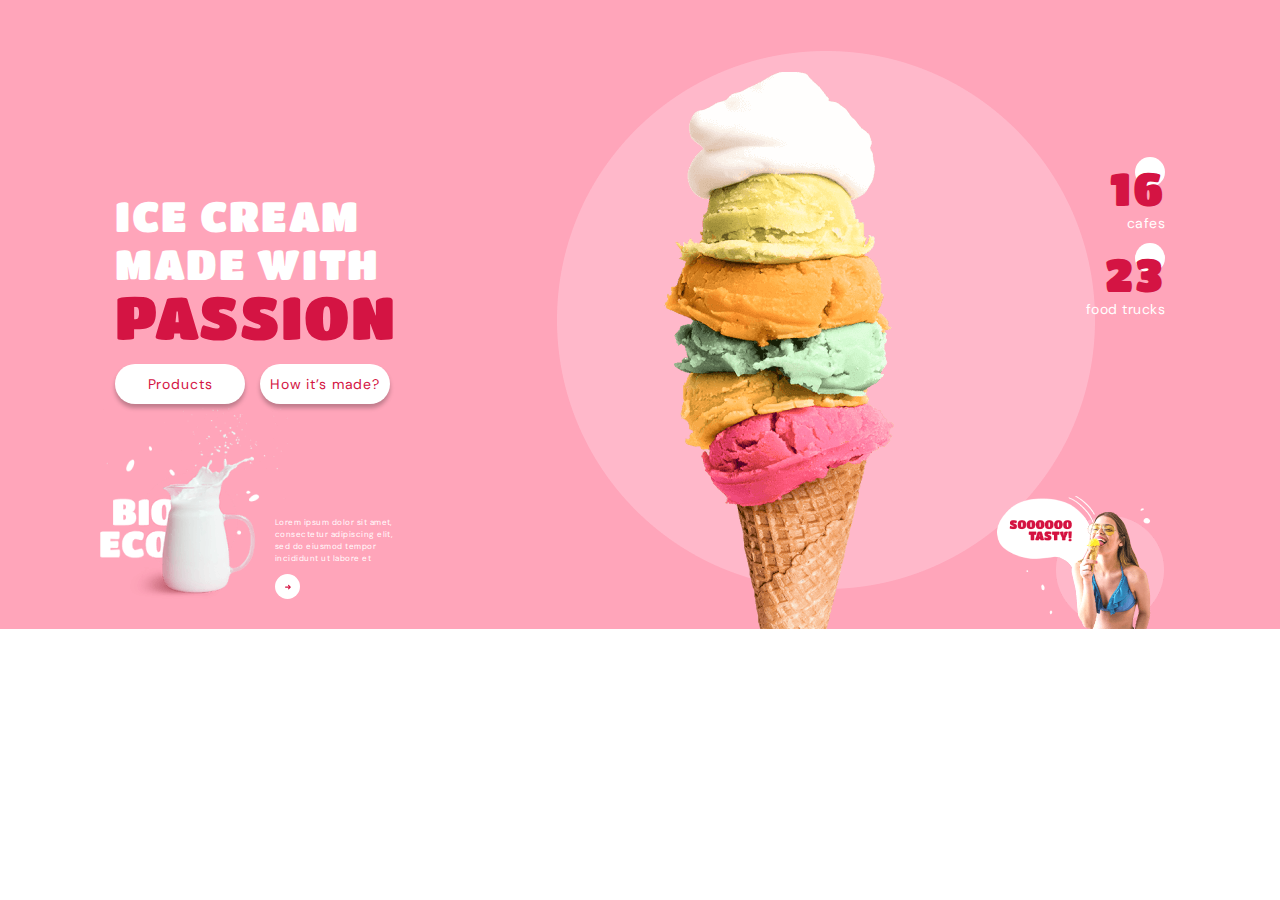
<file: index.html>
<!DOCTYPE html>
<html lang="ru">
  <head>
    <meta charset="UTF-8" />
    <meta name="viewport" content="width=device-width, initial-scale=1.0" />
    <title>IceCream</title>
    <link href="https://fonts.googleapis.com/css2?family=DM+Sans&family=Titan+One&display=swap" rel="stylesheet" />
    <link rel="stylesheet" href="https://cdnjs.cloudflare.com/ajax/libs/modern-normalize/1.0.0/modern-normalize.min.css" />
    <link rel="stylesheet" href="./css/main.min.css" />
  </head>

  <body class="body">
    <main>
      <!--Герой-->
      <section class="section-hero">
        <div class="container background-images">
          <div class="section-hero-box">
            <div class="section-hero-box-title">
              <h1 class="hero-title">ice cream<br />made with<span>passion</span></h1>

              <ul class="hero-button-list list">
                <li class="hero-button-list-item">
                  <a href="" class="link">Products</a>
                </li>

                <li class="hero-button-list-item">
                  <a href="" class="link">How it’s made?</a>
                </li>
              </ul>
            </div>
            <div class="hero-information">
              <p class="hero-information-text">
                Lorem ipsum dolor sit amet, consectetur adipiscing elit, sed do eiusmod tempor incididunt ut labore et
              </p>
              <a href="" class="hero-information-link link" aria-label="">
                <svg width="6" height="6" class="hero-information-link-svg">
                  <use href="./images/symbol-defs.svg#icon-arrow"></use>
                </svg>
              </a>
            </div>
          </div>

          <div class="hero-numbers">
            <ul class="hero-numbers-list list">
              <li class="hero-numbers-list-item">
                <p class="hero-numbers-list-item-title"><span class="number-16">16</span>cafes</p>
              </li>
              <li class="hero-numbers-list-item">
                <p class="hero-numbers-list-item-title"><span class="number-23">23</span>food trucks</p>
              </li>
            </ul>
          </div>
        </div>
      </section>

      <!--Наши особенности-->
      <!-- <section class="section-features">
        <div class="container">
          <h2 class="visually-hidden">Наши особенности</h2>
          <ul class="features-list list">
            <li class="features-list-item">
              <div class="features-list-item-description">
                <div class="features-list-item-icon antenna"></div>
                <p class="features-list-title">Внимание к деталям</p>
                <p class="features-list-text">Идейные соображения, а также начало повседневной работы по формированию позиции.</p>
              </div>
            </li>

            <li class="features-list-item">
              <div class="features-list-item-description">
                <div class="features-list-item-icon clock"></div>
                <p class="features-list-title">Пунктуальность</p>
                <p class="features-list-text">Задача организации, в особенности же рамки и место обучения кадров влечет за собой.</p>
              </div>
            </li>

            <li class="features-list-item">
              <div class="features-list-item-description">
                <div class="features-list-item-icon diagram"></div>
                <p class="features-list-title">Планирование</p>
                <p class="features-list-text">Равным образом консультация с широким активом в значительной степени обуславливает.</p>
              </div>
            </li>

            <li class="features-list-item">
              <div class="features-list-item-description">
                <div class="features-list-item-icon astronaut"></div>
                <p class="features-list-title">Современные технологии</p>
                <p class="features-list-text">Значимость этих проблем настолько очевидна, что реализация плановых заданий.</p>
              </div>
            </li>
          </ul>
        </div>
      </section> -->

      <!--Чем мы занимаемся (what we do=wwd)-->
      <!-- <section class="section-wwd">
        <div class="container">
          <h2 class="section-wwd-title">Чем мы занимаемся</h2>
          <ul class="section-wwd-list list">
            <li class="section-wwd-list-item">
              <a href="" class="link">
                <picture class="picture">
                  <source
                    srcset="./images/wwd/desctop/imgbox1-desctop@1x.webp 1x, ./images/wwd/desctop/imgbox1-desctop@2x.webp 2x"
                    media="(min-width: 1200px)"
                    type="image/webp"
                  />
                  <source
                    srcset="./images/wwd/desctop/imgbox1-desctop@1x.jpg 1x, ./images/wwd/desctop/imgbox1-desctop@2x.jpg 2x"
                    media="(min-width: 1200px)"
                  />
                  <img src="./images/wwd/desctop/imgbox1-desctop@1x.jpg" alt="Работает программист" width="370" height="294" />
                </picture>

                <div class="box-img">
                  <p class="box-title">Десктопные приложения</p>
                </div>
              </a>
            </li>

            <li class="section-wwd-list-item">
              <a href="" class="link">
                <picture class="picture">
                  <source
                    srcset="./images/wwd/desctop/imgbox2-desctop@1x.webp 1x, ./images/wwd/desctop/imgbox2-desctop@2x.webp 2x"
                    media="(min-width: 1200px)"
                    type="image/webp"
                  />
                  <source
                    srcset="./images/wwd/desctop/imgbox2-desctop@1x.jpg 1x, ./images/wwd/desctop/imgbox2-desctop@2x.jpg 1x 2x"
                    media="(min-width: 1200px)"
                  />
                  <img src="./images/wwd/desctop/imgbox2-desctop@1x.jpg" alt="Работает программист" width="370" height="294" />
                </picture>

                <div class="box-img">
                  <p class="box-title">Мобильные приложения</p>
                </div>
              </a>
            </li>

            <li class="section-wwd-list-item">
              <a href="" class="link"
                ><picture class="picture">
                  <source
                    srcset="./images/wwd/desctop/imgbox3-desctop@1x.webp 1x, ./images/wwd/desctop/imgbox3-desctop@2x.webp 2x"
                    media="(min-width: 1200px)"
                    type="image/webp"
                  />
                  <source
                    srcset="./images/wwd/desctop/imgbox3-desctop@1x.jpg 1x, ./images/wwd/desctop/imgbox3-desctop@2x.jpg 2x"
                    media="(min-width: 1200px)"
                  />
                  <img src="./images/wwd/desctop/imgbox3-desctop@1x.jpg" alt="Работает программист" width="370" height="294" />
                </picture>
                <div class="box-img">
                  <p class="box-title">Дизайнерские решения</p>
                </div>
              </a>
            </li>
          </ul>
        </div>
      </section> -->

      <!--Наша команда-->
      <!-- <section class="section-team">
        <div class="container">
          <h2 class="section-team-title">Наша команда</h2>
          <ul class="team-list list"> -->
      <!--Игорь Демьяненко-->
      <!-- <li class="team-list-item">
              <picture class="picture">
                <source
                  srcset="./images/our_team/desctop/imgcard1-desctop@1x.webp 1x, ./images/our_team/desctop/imgcard1-desctop@2x.webp 2x"
                  media="(min-width: 1200px)"
                  type="image/webp"
                />
                <source
                  srcset="./images/our_team/desctop/imgcard1-desctop@1x.jpg 1x, ./images/our_team/desctop/imgcard1-desctop@2x.jpg 2x"
                  media="(min-width: 1200px)"
                />
                <source
                  srcset="./images/our_team/tablet/imgcard1-tablet@1x.webp 1x, ./images/our_team/tablet/imgcard1-tablet@2x.webp 2x"
                  media="(min-width: 768px)"
                  type="image/webp"
                />
                <source
                  srcset="./images/our_team/tablet/imgcard1-tablet@1x.jpg 1x, ./images/our_team/tablet/imgcard1-tablet@2x.jpg 2x"
                  media="(min-width: 768px)"
                />
                <source
                  srcset="./images/our_team/mobile/imgcard1-mobile@1x.webp 1x, ./images/our_team/mobile/imgcard1-mobile@2x.webp 2x"
                  media="(min-width: 320px)"
                  type="image/webp"
                />
                <source
                  srcset="./images/our_team/mobile/imgcard1-mobile@1x.jpg 1x, ./images/our_team/mobile/imgcard1-mobile@2x.jpg 2x"
                  media="(min-width: 320px)"
                />

                <img src="./images/our_team/mobile/imgcard1-mobile@1x.jpg" class="team-img" alt="Фото Игоря Демьяненко" width="270" height="260" />
              </picture>

              <h3 class="team-title">Игорь Демьяненко</h3>
              <p class="team-text">Product Designer</p>

              <ul class="social-list list">
                <li class="social-list-item">
                  <a href="https://www.instagram.com/" class="social-list-item-link" aria-label="Инстаграм">
                    <svg class="social-list-item-svg">
                      <use href="./images/sociallink/sprite-social-link.svg#icon-instagram"></use>
                    </svg>
                  </a>
                </li>

                <li class="social-list-item">
                  <a href="https://twitter.com/?lang=ru" class="social-list-item-link" aria-label="Твиттер">
                    <svg class="social-list-item-svg">
                      <use href="./images/sociallink/sprite-social-link.svg#icon-twitter"></use>
                    </svg>
                  </a>
                </li>

                <li class="social-list-item">
                  <a href="https://www.facebook.com/" class="social-list-item-link" aria-label="Фейсбук">
                    <svg class="social-list-item-svg">
                      <use href="./images/sociallink/sprite-social-link.svg#icon-facebook"></use>
                    </svg>
                  </a>
                </li>

                <li class="social-list-item">
                  <a href="https://www.linkedin.com/" class="social-list-item-link" aria-label="Линкедин">
                    <svg class="social-list-item-svg">
                      <use href="./images/sociallink/sprite-social-link.svg#icon-linkedin"></use>
                    </svg>
                  </a>
                </li>
              </ul>
            </li> -->

      <!--Ольга Репина-->
      <!-- <li class="team-list-item">
              <picture class="picture">
                <source
                  srcset="./images/our_team/desctop/imgcard2-desctop@1x.webp 1x, ./images/our_team/desctop/imgcard2-desctop@2x.webp 2x"
                  media="(min-width: 1200px)"
                  type="image/webp"
                />
                <source
                  srcset="./images/our_team/desctop/imgcard2-desctop@1x.jpg 1x, ./images/our_team/desctop/imgcard2-desctop@2x.jpg 2x"
                  media="(min-width: 1200px)"
                />
                <source
                  srcset="./images/our_team/tablet/imgcard2-tablet@1x.webp 1x, ./images/our_team/tablet/imgcard2-tablet@2x.webp 2x"
                  media="(min-width: 768px)"
                  type="image/webp"
                />
                <source
                  srcset="./images/our_team/tablet/imgcard2-tablet@1x.jpg 1x, ./images/our_team/tablet/imgcard2-tablet@2x.jpg 2x"
                  media="(min-width: 768px)"
                />
                <source
                  srcset="./images/our_team/mobile/imgcard2-mobile@1x.webp 1x, ./images/our_team/mobile/imgcard2-mobile@2x.webp 2x"
                  media="(min-width: 320px)"
                  type="image/webp"
                />
                <source
                  srcset="./images/our_team/mobile/imgcard2-mobile@1x.jpg 1x, ./images/our_team/mobile/imgcard2-mobile@2x.jpg 2x"
                  media="(min-width: 320px)"
                />
                <img src="./images/our_team/mobile/imgcard2-mobile@1x.jpg" class="team-img" alt="Фото Ольги Репиной" width="270" height="260" />
              </picture>
              <h3 class="team-title">Ольга Репина</h3>
              <p class="team-text">Frontend Developer</p>

              <ul class="social-list list">
                <li class="social-list-item">
                  <a href="https://www.instagram.com/" class="social-list-item-link" aria-label="Инстаграм">
                    <svg class="social-list-item-svg">
                      <use href="./images/sociallink/sprite-social-link.svg#icon-instagram"></use>
                    </svg>
                  </a>
                </li>

                <li class="social-list-item">
                  <a href="https://twitter.com/?lang=ru" class="social-list-item-link" aria-label="Твиттер">
                    <svg class="social-list-item-svg">
                      <use href="./images/sociallink/sprite-social-link.svg#icon-twitter"></use>
                    </svg>
                  </a>
                </li>

                <li class="social-list-item">
                  <a href="https://www.facebook.com/" class="social-list-item-link" aria-label="Фейсбук">
                    <svg class="social-list-item-svg">
                      <use href="./images/sociallink/sprite-social-link.svg#icon-facebook"></use>
                    </svg>
                  </a>
                </li>

                <li class="social-list-item">
                  <a href="https://www.linkedin.com/" class="social-list-item-link" aria-label="Линкедин">
                    <svg class="social-list-item-svg">
                      <use href="./images/sociallink/sprite-social-link.svg#icon-linkedin"></use>
                    </svg>
                  </a>
                </li>
              </ul>
            </li> -->

      <!--Николай Тарасов-->
      <!-- <li class="team-list-item">
              <picture class="picture">
                <source
                  srcset="./images/our_team/desctop/imgcard3-desctop@1x.webp 1x, ./images/our_team/desctop/imgcard3-desctop@2x.webp 2x"
                  media="(min-width: 1200px)"
                  type="image/webp"
                />
                <source
                  srcset="./images/our_team/desctop/imgcard3-desctop@1x.jpg 1x, ./images/our_team/desctop/imgcard3-desctop@2x.jpg 2x"
                  media="(min-width: 1200px)"
                />
                <source
                  srcset="./images/our_team/tablet/imgcard3-tablet@1x.webp 1x, ./images/our_team/tablet/imgcard3-tablet@2x.webp 2x"
                  media="(min-width: 768px)"
                  type="image/webp"
                />
                <source
                  srcset="./images/our_team/tablet/imgcard3-tablet@1x.jpg 1x, ./images/our_team/tablet/imgcard3-tablet@2x.jpg 2x"
                  media="(min-width: 768px)"
                />
                <source
                  srcset="./images/our_team/mobile/imgcard3-mobile@1x.webp 1x, ./images/our_team/mobile/imgcard3-mobile@2x.webp 2x"
                  media="(min-width: 320px)"
                  type="image/webp"
                />
                <source
                  srcset="./images/our_team/mobile/imgcard3-mobile@1x.jpg 1x, ./images/our_team/mobile/imgcard3-mobile@2x.jpg 2x"
                  media="(min-width: 320px)"
                />
                <img src="./images/our_team/mobile/imgcard3-mobile@1x.jpg" class="team-img" alt="Фото Николая Тарасова" width="270" height="260" />
              </picture>

              <h3 class="team-title">Николай Тарасов</h3>
              <p class="team-text">Marketing</p>
              <ul class="social-list list">
                <li class="social-list-item">
                  <a href="https://www.instagram.com/" class="social-list-item-link" aria-label="Инстаграм">
                    <svg class="social-list-item-svg">
                      <use href="./images/sociallink/sprite-social-link.svg#icon-instagram"></use>
                    </svg>
                  </a>
                </li>

                <li class="social-list-item">
                  <a href="https://twitter.com/?lang=ru" class="social-list-item-link" aria-label="Твиттер">
                    <svg class="social-list-item-svg">
                      <use href="./images/sociallink/sprite-social-link.svg#icon-twitter"></use>
                    </svg>
                  </a>
                </li>

                <li class="social-list-item">
                  <a href="https://www.facebook.com/" class="social-list-item-link" aria-label="Фейсбук">
                    <svg class="social-list-item-svg">
                      <use href="./images/sociallink/sprite-social-link.svg#icon-facebook"></use>
                    </svg>
                  </a>
                </li>

                <li class="social-list-item">
                  <a href="https://www.linkedin.com/" class="social-list-item-link" aria-label="Линкедин">
                    <svg class="social-list-item-svg">
                      <use href="./images/sociallink/sprite-social-link.svg#icon-linkedin"></use>
                    </svg>
                  </a>
                </li>
              </ul>
            </li> -->

      <!--Михаил Ермаков-->
      <!-- <li class="team-list-item">
              <picture class="picture">
                <source
                  srcset="./images/our_team/desctop/imgcard4-desctop@1x.webp 1x, ./images/our_team/desctop/imgcard4-desctop@2x.webp 2x"
                  media="(min-width: 1200px)"
                  type="image/webp"
                />
                <source
                  srcset="./images/our_team/desctop/imgcard4-desctop@1x.jpg 1x, ./images/our_team/desctop/imgcard4-desctop@2x.jpg 2x"
                  media="(min-width: 1200px)"
                />
                <source
                  srcset="./images/our_team/tablet/imgcard4-tablet@1x.webp 1x, ./images/our_team/desctop/imgcard4-tablet@2x.webp 2x"
                  media="(min-width: 1200px)"
                  type="image/webp"
                />
                <source
                  srcset="./images/our_team/tablet/imgcard4-tablet@1x.jpg 1x, ./images/our_team/tablet/imgcard4-tablet@2x.jpg 2x"
                  media="(min-width: 768px)"
                />
                <source
                  srcset="./images/our_team/mobile/imgcard4-mobile@1x.webp 1x, ./images/our_team/desctop/imgcard4-mobile@2x.webp 2x"
                  media="(min-width: 1200px)"
                  type="image/webp"
                />
                <source
                  srcset="./images/our_team/mobile/imgcard4-mobile@1x.jpg 1x, ./images/our_team/mobile/imgcard4-mobile@2x.jpg 2x"
                  media="(min-width: 320px)"
                />
                <img src="./images/our_team/mobile/imgcard4-mobile@1x.jpg" class="team-img" alt="Фото Михаила Ермакова" width="270" height="260" />
              </picture>

              <h3 class="team-title">Михаил Ермаков</h3>
              <p class="team-text">UI Designer</p>
              <ul class="social-list list">
                <li class="social-list-item">
                  <a href="https://www.instagram.com/" class="social-list-item-link" aria-label="Инстаграм">
                    <svg class="social-list-item-svg">
                      <use href="./images/sociallink/sprite-social-link.svg#icon-instagram"></use>
                    </svg>
                  </a>
                </li>

                <li class="social-list-item">
                  <a href="https://twitter.com/?lang=ru" class="social-list-item-link" aria-label="Твиттер">
                    <svg class="social-list-item-svg">
                      <use href="./images/sociallink/sprite-social-link.svg#icon-twitter"></use>
                    </svg>
                  </a>
                </li>

                <li class="social-list-item">
                  <a href="https://www.facebook.com/" class="social-list-item-link" aria-label="Фейсбук">
                    <svg class="social-list-item-svg">
                      <use href="./images/sociallink/sprite-social-link.svg#icon-facebook"></use>
                    </svg>
                  </a>
                </li>

                <li class="social-list-item">
                  <a href="https://www.linkedin.com/" class="social-list-item-link" aria-label="Линкедин">
                    <svg class="social-list-item-svg">
                      <use href="./images/sociallink/sprite-social-link.svg#icon-linkedin"></use>
                    </svg>
                  </a>
                </li>
              </ul>
            </li>
          </ul>
        </div>
      </section> -->

      <!-- Постоянные клиенты -->
      <!-- <section class="section-our-clients">
        <div class="container">
          <h2 class="section-our-clients-title">Постоянные клиенты</h2>

          <ul class="our-clients-list list">
            <li class="our-clients-list-item">
              <a href="" class="link">
                <svg width="44.27" height="49.23" class="clients-logo-svg">
                  <use href="./images/clients/sprite-our-clients.svg#icon-logo-1"></use>
                </svg>
              </a>
            </li>

            <li class="our-clients-list-item">
              <a href="" class="link">
                <svg width="40" height="52" class="clients-logo-svg">
                  <use href="./images/clients/sprite-our-clients.svg#icon-logo-2"></use>
                </svg>
              </a>
            </li>

            <li class="our-clients-list-item">
              <a href="" class="link">
                <svg width="41" height="42.6" class="clients-logo-svg">
                  <use href="./images/clients/sprite-our-clients.svg#icon-logo-3"></use>
                </svg>
              </a>
            </li>

            <li class="our-clients-list-item">
              <a href="" class="link">
                <svg width="79.66" height="42.02" class="clients-logo-svg">
                  <use href="./images/clients/sprite-our-clients.svg#icon-logo-4"></use>
                </svg>
              </a>
            </li>

            <li class="our-clients-list-item">
              <a href="" class="link">
                <svg width="59" height="47" class="clients-logo-svg">
                  <use href="./images/clients/sprite-our-clients.svg#icon-logo-5"></use>
                </svg>
              </a>
            </li>

            <li class="our-clients-list-item">
              <a href="" class="link">
                <svg width="88.48" height="45.44" class="clients-logo-svg">
                  <use href="./images/clients/sprite-our-clients.svg#icon-logo-6"></use>
                </svg>
              </a>
            </li>
          </ul>
        </div>
      </section> -->
    </main>

    <!--Футер-->
    <!-- <footer class="footer">
      <div class="container">
        <div class="footer-contact-info">
          <a href="./index.html" class="logo"><span>Web</span>Studio</a>

          <!--Адрес-->
    <!-- <address class="address">
            <a href="https://goo.gl/maps/H4oMKSPXDtihbx1r6" target="_blank" class="address-map">г. Киев, пр-т Леси Украинки, 26</a>

            <ul class="footer-contact list">
              <li class="footer-contact-item"><a href="mailto:info@devstudio.com" class="link">info@devstudio.com</a></li>
              <li class="footer-contact-item"><a href="tel:+380961111111" class="phone">+38 096 111 11 11</a></li>
            </ul>
          </address>
        </div>  -->

    <!-- Социальные сети -->

    <!-- <div class="footer-social">
          <p class="footer-social-title">Присоединяйтесь</p>

          <ul class="social-list list">
            <li class="social-list-item">
              <a href="https://www.instagram.com/" class="social-list-item-link" aria-label="Инстаграм">
                <svg class="social-list-item-svg">
                  <use href="./images/sociallink/sprite-social-link.svg#icon-instagram"></use>
                </svg>
              </a>
            </li>

            <li class="social-list-item">
              <a href="https://twitter.com/?lang=ru" class="social-list-item-link" aria-label="Твиттер">
                <svg class="social-list-item-svg">
                  <use href="./images/sociallink/sprite-social-link.svg#icon-twitter"></use>
                </svg>
              </a>
            </li>

            <li class="social-list-item">
              <a href="https://www.facebook.com/" class="social-list-item-link" aria-label="Фейсбук">
                <svg class="social-list-item-svg">
                  <use href="./images/sociallink/sprite-social-link.svg#icon-facebook"></use>
                </svg>
              </a>
            </li>

            <li class="social-list-item">
              <a href="https://www.linkedin.com/" class="social-list-item-link" aria-label="Линкедин">
                <svg class="social-list-item-svg">
                  <use href="./images/sociallink/sprite-social-link.svg#icon-linkedin"></use>
                </svg>
              </a>
            </li>
          </ul>
        </div> -->

    <!-- Подпишитесь на рассылку -->
    <!-- <div class="mail-box">
          <p class="mail-title">Подпишитесь на рассылку</p>
          <form action="#" class="mail-form">
            <input type="email" class="mail-form-input" name="user-mail" required placeholder="E-mail" />
            <button type="button" class="mail-button">Подписаться</button>
          </form>
        </div>
      </div>
    </footer> -->

    <!-- === Модальное окно === -->
    <!-- <div class="pop-ups is-hidden" data-modal>
      <div class="pop-ups_backdrop">
        <div class="pop-ups_modal">
          <button type="button" class="modal-close-btn" data-modal-close>
            <svg class="modal-close-btn-svg">
              <use href="./images/mod_window/sprite-modal-window-close.svg#icon-close-black-18dp"></use>
            </svg>
          </button>

          <h2 class="modal-form-title">Оставьте свои данные, мы вам перезвоним</h2>
          <form action="#" class="modal-form">
            <div class="modal-form-field">
              <label for="user-name" class="modal-form-users-info">Имя</label>
              <input type="text" name="user-name" id="user-name" class="modal-form-input" />
              <svg class="modal-form-input-icon-svg">
                <use href="./images/mod_window/sprite-modal-window.svg#icon-person-black"></use>
              </svg>
            </div>

            <div class="modal-form-field">
              <label for="user-phone" class="modal-form-users-info">Телефон</label>
              <input type="tel" name="user-phone" id="user-phone" class="modal-form-input" />
              <svg class="modal-form-input-icon-svg">
                <use href="./images/mod_window/sprite-modal-window.svg#icon-phone-black"></use>
              </svg>
            </div>

            <div class="modal-form-field">
              <label for="user-email" class="modal-form-users-info">Почта</label>
              <input type="email" name="user-email" id="user-email" class="modal-form-input" />
              <svg class="modal-form-input-icon-svg">
                <use href="./images/mod_window/sprite-modal-window.svg#icon-email-black"></use>
              </svg>
            </div>

            <div class="modal-form-field">
              <label for="user-message">Комментарий</label>
              <textarea
                name="user-message"
                id="user-message"
                class="modal-form-message modal-form-message-text"
                placeholder="Введите текст"
              ></textarea>
            </div>

            <input type="checkbox" name="user-policy" id="user-policy" class="modal-form-checkbox visually-hidden" />
            <label for="user-policy" class="modal-form-label-checkbox">
              <span class="modal-form-label-checkbox-text">Соглашаюсь с рассылкой и принимаю</span>
              <a href="" class="modal-form-label-checkbox-link">Условия договора</a>
            </label>

            <button type="submit" class="modal-form-btn">Отправить</button>
          </form>
        </div>
      </div>
    </div>

    <script src="./js/modal.js"></script>
    <script src="./js/menu.js"></script> -->
  </body>
</html>
</file>
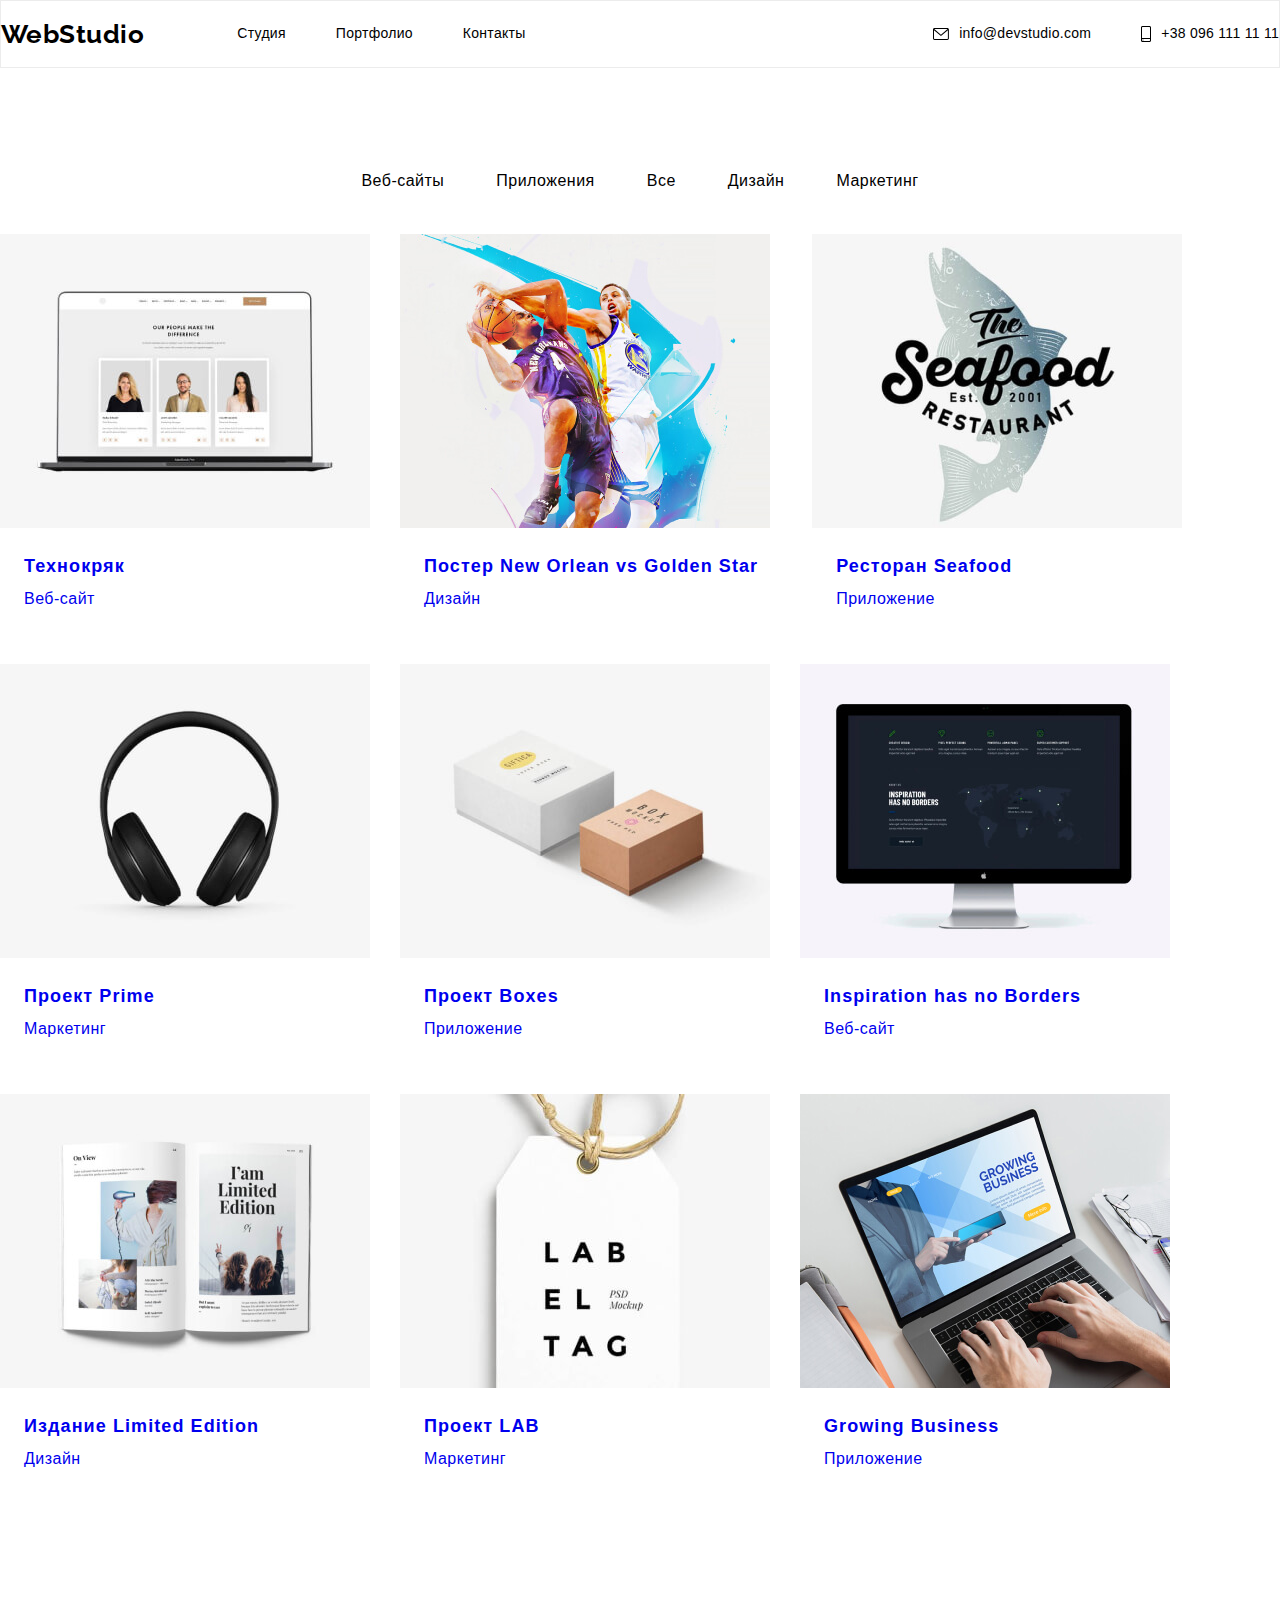
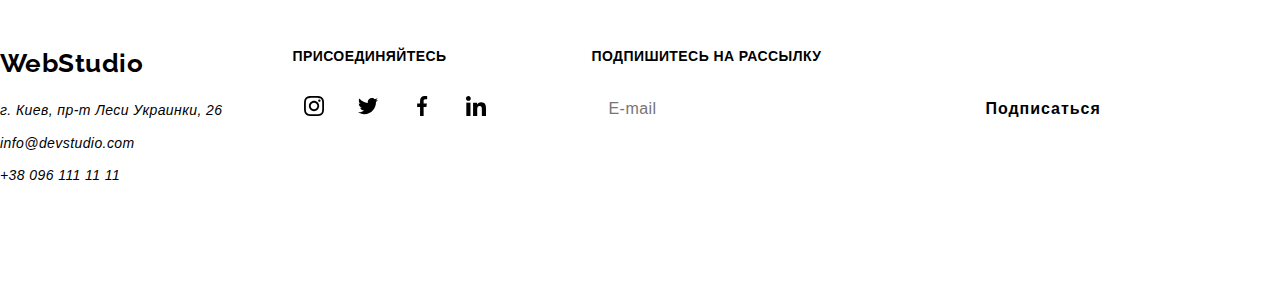
<file: portfolio.html>
<!DOCTYPE html>
<html lang="ru">
  <head>
    <meta charset="UTF-8" />
    <meta name="viewport" content="width=device-width, initial-scale=1.0" />
    <title>Портфолио</title>
    <link href="https://fonts.googleapis.com/css2?family=Raleway:wght@700&family=Roboto:wght@400;500;700&display=swap" rel="stylesheet" />
    <link rel="stylesheet" href="https://cdnjs.cloudflare.com/ajax/libs/modern-normalize/1.0.0/modern-normalize.min.css" />
    <link rel="stylesheet" href="./css/portfolio.min.css" />
  </head>

  <body class="body">
    <!--Шапка сайта-->
    <header class="header">

      <!-- Панель навигации -->
      <div class="conteiner">
        <nav class="navigation">
          <a href="./index.html" class="logo"><span>Web</span>Studio</a>
          
          <ul class="navigation-list list">
            <li class="navigation-list-item"><a href="./index.html" class="link ">Студия</a></li>
            <li class="navigation-list-item"><a href="./portfolio.html" class="link current">Портфолио</a></li>
            <li class="navigation-list-item"><a href="" class="link">Контакты</a></li>
          </ul>
        </nav>
           <!-- Контакты -->
           <ul class="contact-list list">
            <li class="contact-list-item">
              <a href="mailto:info@devstudio.com" class="link">
                <svg class="contact-list-item-svg svg-email">
                  <use href="./images/header/sprite-header.svg#icon-envelope">
                  </use>
                </svg>
                info@devstudio.com
             </a>   
            </li>

            <li class="contact-list-item"> 
              <a href="tel:+380961111111" class="phone">
                <svg class="contact-list-item-svg svg-phone">
                  <use href="./images/header/sprite-header.svg#icon-smartphone">
                  </use>
                </svg>
                +38 096 111 11 11
             </a>
            </li>

          </ul>
      </div>
    </header>


    <main>
      <!-- Портфолио -->
    <section class="portfolio">
      <div class="conteiner">

        <!-- Фильтры -->
        <ul class="filter list">
          <li class="filter-item"><button type="button" class="filter-button">Веб-сайты</button></li>
          <li class="filter-item"><button type="button" class="filter-button">Приложения</button></li>
          <li class="filter-item"><button type="button" class="filter-button">Все</button></li>
          <li class="filter-item"><button type="button" class="filter-button">Дизайн</button></li>
          <li class="filter-item"><button type="button" class="filter-button">Маркетинг</button></li>
        </ul>
      

        <!-- Проекты -->
      
        <ul class="project-list list">

          <li class="project-list-item">
             <a href="" class="link">
                <div class="project-list-item-img">
                  <img src="./images/portfolio/img-p01.jpg" alt="" width="370" height="294"/>
                    <div class="overlay">
                      <p class="overlay-title">Технокряк это современная площадка распространения коронавируса. Компании используют эту платформу для цифрового шпионажа и атак на защищённые сервера конкурентов.</p>
                    </div>
                </div>

                <div class="project-list-item-footer">
                    <h1 class="title">Технокряк</h1>
                    <p class="text">Веб-сайт</p>
                </div>
            </a>
               
          </li>

          <li class="project-list-item">
            <a href="" class="link">
              <div class="project-list-item-img">
                <img src="./images/portfolio/img-p02.jpg" alt="" width="370" height="294"/>
                  <div class="overlay">
                    <p class="overlay-title">Технокряк это современная площадка распространения коронавируса. Компании используют эту платформу для цифрового шпионажа и атак на защищённые сервера конкурентов.</p>
                  </div>
              </div>

              <div class="project-list-item-footer">
                <h1 class="title">Постер New Orlean vs Golden Star</h1>
                <p class="text">Дизайн</p>
              </div>
            </a>
          </li>

          <li class="project-list-item">
            <a href="" class="link">
              <div class="project-list-item-img">
                <img src="./images/portfolio/img-p03.jpg" alt="" width="370" height="294"/>
                  <div class="overlay">
                    <p class="overlay-title">Технокряк это современная площадка распространения коронавируса. Компании используют эту платформу для цифрового шпионажа и атак на защищённые сервера конкурентов.</p>
                  </div>
              </div>
              
               <div class="project-list-item-footer">
                  <h1 class="title">Ресторан Seafood</h1>
                  <p class="text">Приложение</p>
              </div>
            </a>
          </li>

          <li class="project-list-item">
            <a href="" class="link">
              <div class="project-list-item-img">
                <img src="./images/portfolio/img-p04.jpg" alt="" width="370" height="294"/>
                  <div class="overlay">
                    <p class="overlay-title">Технокряк это современная площадка распространения коронавируса. Компании используют эту платформу для цифрового шпионажа и атак на защищённые сервера конкурентов.</p>
                  </div>
              </div>

              <div class="project-list-item-footer">
                <h1 class="title">Проект Prime</h1>
                <p class="text">Маркетинг</p>
              </div>
            </a>
          </li>

          <li class="project-list-item">
            <a href="" class="link">
              <div class="project-list-item-img">
              <img src="./images/portfolio/img-p05.jpg" alt="" width="370" height="294"/>
                <div class="overlay">
                  <p class="overlay-title">Технокряк это современная площадка распространения коронавируса. Компании используют эту платформу для цифрового шпионажа и атак на защищённые сервера конкурентов.</p>
                </div>
              </div>

              <div class="project-list-item-footer">
                  <h1 class="title">Проект Boxes</h1>
                  <p class="text">Приложение</p>
              </div>
            </a>
          </li>

          <li class="project-list-item">
            <a href="" class="link">
            <div class="project-list-item-img"> 
              <img src="./images/portfolio/img-p06.jpg" alt="" width="370" height="294"/>
                <div class="overlay">
                  <p class="overlay-title">Технокряк это современная площадка распространения коронавируса. Компании используют эту платформу для цифрового шпионажа и атак на защищённые сервера конкурентов.</p>
                </div>
              </div>

               <div class="project-list-item-footer">
                  <h1 class="title">Inspiration has no Borders</h1>
                  <p class="text">Веб-сайт</p>
              </div>
            </a>
          </li>

          <li class="project-list-item">
            <a href="" class="link">
              <div class="project-list-item-img">
                <img src="./images/portfolio/img-p07.jpg" alt="" width="370" height="294" />
                  <div class="overlay">
                    <p class="overlay-title">Технокряк это современная площадка распространения коронавируса. Компании используют эту платформу для цифрового шпионажа и атак на защищённые сервера конкурентов.</p>
                  </div>
              </div>

                <div class="project-list-item-footer">
                  <h1 class="title">Издание Limited Edition</h1>
                  <p class="text">Дизайн</p>
                </div>
            </a>
          </li>

          <li class="project-list-item">
            <a href="" class="link">
             <div class="project-list-item-img"> 
              <img src="./images/portfolio/img-p08.jpg" alt="" width="370" height="294"/>
              <div class="overlay">
                <p class="overlay-title">Технокряк это современная площадка распространения коронавируса. Компании используют эту платформу для цифрового шпионажа и атак на защищённые сервера конкурентов.</p>
              </div>
            </div>

              <div class="project-list-item-footer">
                  <h1 class="title">Проект LAB</h1>
                  <p class="text">Маркетинг</p>
              </div>
            </a>
          </li>

          <li class="project-list-item">
            <a href="" class="link">
              <div class="project-list-item-img">
                  <img src="./images/portfolio/img-p09.jpg" alt="" width="370" height="294" />
                  <div class="overlay">
                      <p class="overlay-title">Технокряк это современная площадка распространения коронавируса. Компании используют эту платформу для цифрового шпионажа и атак на защищённые сервера конкурентов.</p>
                  </div>
              </div>

              <div class="project-list-item-footer">
                  <h1 class="title">Growing Business</h1>
                  <p class="text">Приложение</p>
              </div>  
            </a>
          </li>

        </ul>
      </div>
    </section>
  </main>

   <!--Футер-->
   <footer class="footer">
    <div class="conteiner">
      <div class="footer-contact-info">
      <a href="./index.html" class="logo"><span>Web</span>Studio</a>

      <!--Адрес-->
      <address class="address">
          <a href="https://goo.gl/maps/H4oMKSPXDtihbx1r6" target="_blank" class="address-map">г. Киев, пр-т Леси Украинки, 26</a>

          <ul class="footer-contact list">
              <li class="footer-contact-item"><a href="mailto:info@devstudio.com" class="link">info@devstudio.com</a></li>
            <li class="footer-contact-item"><a href="tel:+380961111111" class="phone">+38 096 111 11 11</a></li>
        </ul>
      </address>
    </div>

     <!-- Социальные сети -->

      <div class="footer-social">
        <p class="footer-social-title">Присоединяйтесь</p>

        <ul class="social-list list">
            
          <li class="social-list-item">
            <a href="https://www.instagram.com/" class="social-list-item-link" 
            aria-label="Инстаграм">
              
              <svg class="social-list-item-svg">
                <use href="./images/sociallink/sprite-social-link.svg#icon-instagram">
                </use>
               </svg>
            </a>
          </li> 
          
          <li class="social-list-item">
            <a href="https://twitter.com/?lang=ru" class="social-list-item-link" 
            aria-label="Твиттер">
               <svg class="social-list-item-svg">
                 <use href="./images/sociallink/sprite-social-link.svg#icon-twitter">
                 </use>
                </svg>
            </a>
          </li>

            <li class="social-list-item">
              <a href="https://www.facebook.com/" class="social-list-item-link" 
              aria-label="Фейсбук">
                <svg class="social-list-item-svg">
                  <use href="./images/sociallink/sprite-social-link.svg#icon-facebook">
                  </use>
                 </svg>
              </a>
            </li>

            <li class="social-list-item">
                 <a href="https://www.linkedin.com/" class="social-list-item-link" 
                 aria-label="Линкедин">
                 <svg class="social-list-item-svg">
                   <use href="./images/sociallink/sprite-social-link.svg#icon-linkedin">
                   </use>
                  </svg>
                </a>
            </li>
        </ul>

      </div>

      <!-- Подпишитесь на рассылку -->
      <div class="mail-box">
        <p class="mail-title">Подпишитесь на рассылку</p>
        <form action="#" class="mail-form">
          <input type="email" class="mail-form-input" name="user-mail" required placeholder="E-mail">
          <button type="submit" class="mail-button">Подписаться</button>
        </form>
      </div>

      </div>

    

  </footer>
  </body>
</html>
</file>
<file: css/main.min.css>
.visually-hidden{position:absolute !important;clip:rect(1px 1px 1px 1px);clip:rect(1px, 1px, 1px, 1px);padding:0 !important;border:0 !important;height:1px !important;width:1px !important;overflow:hidden}.list{list-style:none}.social-list{display:flex;justify-content:center;margin-bottom:30px}.social-list-item:not(:last-child){margin-right:10px}.social-list-item-link{display:flex;justify-content:center;align-items:center;width:44px;height:44px;background-color:#ffffff;border-radius:50%}.social-list-item-svg{width:20px;height:20px;fill:#AFB1B8}.social-list-item-link:hover{background-color:var(--accent-color)}.social-list-item-link:hover .social-list-item-svg{fill:var(--primery-white-color)}.footer .social-list-item-svg{width:20px;height:20px;fill:var(--primery-white-color)}.footer .social-list-item-link{background-color:var(--primery-text-color)}.footer .social-list-item-link:hover{background-color:var(--accent-color)}*,*::before,*::after{margin:0;padding:0}button{cursor:pointer}html{box-sizing:border-box}img{display:block;max-width:100%;height:auto}ul{list-style:none;padding:0;margin:0}a{text-decoration-line:none}.body{font-family:DM Sans, sans-serif;letter-spacing:0.03em}.container{padding-right:15px;padding-left:15px;margin-right:auto;margin-left:auto}@media screen and (min-width: 480px) and (max-width: 767px){.container{width:480px}}@media screen and (min-width: 768px){.container{width:730px}}@media screen and (min-width: 1200px){.container{width:1080px}}.big-title{font-family:Titan One;font-style:normal;font-weight:normal;line-height:1.1;letter-spacing:0.06em;text-transform:uppercase;color:#d41443}.small-title{font-family:Titan One;font-style:normal;font-weight:normal;line-height:1.1;letter-spacing:0.04em;text-transform:uppercase;color:#ffa5ba}.is-hidden{opacity:0;visibility:hidden;pointer-events:none}.pop-ups{position:fixed;left:0;right:0;top:0;bottom:0;z-index:9;background-color:rgba(0,0,0,0.5);transition:all 500ms ease}.pop-ups_popup{position:absolute;left:0;right:0;top:0;bottom:0;overflow:hidden auto;padding:20px 0;display:flex}.pop-ups_modal{max-width:528px;width:100%;min-height:581px;padding:40px;position:relative;margin:auto;background-color:var(--primery-white-color);box-shadow:0px 1px 3px rgba(0,0,0,0.12),0px 1px 1px rgba(0,0,0,0.14),0px 2px 1px rgba(0,0,0,0.2);border-radius:4px;transform:translateY(0) scale(1) rotate(720deg);transition:all 750ms ease;transition-delay:1s}.pop-ups.is-hidden{opacity:0;visibility:hidden;transition-delay:1s}.is-hidden .pop-ups_modal{transform:translateY(-200%) scale(0.4);transition-delay:0s}.modal-close-btn{position:absolute;display:flex;justify-content:center;align-items:center;right:8px;top:8px;border-radius:50%;width:30px;height:30px;background:var(--primery-white-color);border:1px solid rgba(0,0,0,0.1)}.modal-close-btn-svg{width:18px;height:18px;fill:var(--title-text-color)}.modal-close-btn:hover .modal-close-btn-svg{fill:var(--accent-color)}.modal-form-title{margin-bottom:12px;font-weight:700;font-size:20px;line-height:1.15;text-align:center;letter-spacing:0.03em;color:var(--title-text-color)}.modal-form{display:flex;flex-direction:column}.modal-form-field{position:relative;margin-bottom:10px}.modal-form-users-info{margin-bottom:5px}.modal-form-input{width:100%;height:40px;padding-left:42px;border:1px solid rgba(33,33,33,0.2);border-radius:4px;font-weight:400;font-size:12px;line-height:1.167;letter-spacing:0.01em;color:var(--primery-text-color)}.modal-form-input-icon-svg{position:absolute;top:50%;left:12px;transform:translateY(0%);width:18px;height:18px;fill:var(--title-text-color);pointer-events:none}.modal-form-input:focus+.modal-form-input-icon-svg{fill:var(--accent-color)}.modal-form-input:focus,.modal-form-message:focus{outline:none;border-color:var(--accent-color)}.modal-form-message-text{font-weight:400;font-size:12px;line-height:1.167;letter-spacing:0.01em;color:rgba(117,117,117,0.5);cursor:text}.modal-form-message{width:100%;height:120px;padding:12px 16px;border:1px solid rgba(33,33,33,0.2);border-radius:4px;resize:none;font-weight:400;font-size:12px;line-height:1.167;letter-spacing:0.01em;color:var(--primery-text-color)}.modal-form-label-checkbox{display:flex;align-items:center;margin-bottom:30px}.modal-form-label-checkbox::before{content:"";display:block;width:16px;height:15px;outline:0.2px solid var(--title-text-color);background-color:var(--primery-white-color);margin-right:7px}.modal-form-label-checkbox-text{font-weight:400;font-size:14px;line-height:1.71;letter-spacing:0.03em;margin-right:4px}.modal-form-checkbox:checked+.modal-form-label-checkbox{color:var(--accent-color)}.modal-form-checkbox:checked+.modal-form-label-checkbox::before{background-image:url(../images/mod_window/icon-check.svg)}.modal-form-label-checkbox-link{color:var(--accent-color)}.modal-form-btn{width:200px;height:50px;border:transparent;margin:auto;background:var(--accent-color);box-shadow:0px 4px 4px rgba(0,0,0,0.15);border-radius:4px;font-weight:400;font-size:16px;line-height:1.87;text-align:center;letter-spacing:0.06em;color:var(--primery-white-color);outline:none}button{background-color:#fff;color:#d41443;text-align:center;height:44px;border-radius:20px;border:none;text-align:center}.header{background-color:var(--primery-white-color);border:1px solid #ECECEC}.header .conteiner{display:flex;align-items:center}.header .navigation{display:flex;align-items:center}.navigation-list{display:flex}.navigation-list-item:not(:last-child){margin-right:50px}.navigation-list-item .link{display:inline-block}.navigation-list-item{width:max-content}.header .link{color:var(--title-text-color);font-weight:500;font-size:14px;line-height:1.14;letter-spacing:0.02em;text-decoration:none;padding:25px 0;position:relative}.link.current::after{content:"";width:100%;height:4px;background-color:var(--accent-color);display:block;position:absolute;left:0px;right:0px;bottom:0}.header .link:hover,.header .link:focus{color:var(--accent-color)}.link.current:hover::after{color:var(--accent-color)}.header .link.current{color:var(--accent-color)}.link:hover.current::after{background-color:var(--accent-color)}.logo{margin-right:93px;color:var(--title-text-color);font-family:Raleway;font-weight:700;font-size:26px;text-decoration:none;line-height:1.19}.logo>span{color:var(--accent-color)}.logo{display:flex}.contact-list .phone{color:var(--primery-text-color);font-weight:500;font-size:14px;line-height:1.14;letter-spacing:0.02em;text-decoration:none}.contact-list .phone:hover,.contact-list .phone:focus{color:var(--accent-color)}.contact-list .link{color:var(--primery-text-color)}.contact-list .link:hover,.contact-list .link:focus{color:var(--accent-color)}.contact-list{display:flex;align-items:center;margin-left:auto}.contact-list-item{display:flex;align-items:center}.contact-list-item .link,.contact-list-item .phone{display:flex;align-items:center}.contact-list-item:not(:last-child){margin-right:50px}.contact-list-item-svg{fill:var(--primery-text-color);margin-right:10px}.svg-email{width:16px;height:12px;cursor:pointer}.svg-phone{width:10px;height:16px;cursor:pointer}.contact-list .phone:hover .contact-list-item-svg{fill:var(--accent-color)}.contact-list .link:hover .contact-list-item-svg{fill:var(--accent-color)}.section-hero{display:flex;position:relative;background-color:#ffa5ba}.section-hero .container{display:flex;justify-content:space-between}.section-hero .container.background-images{background-image:url(../images/hero/hero-img-icecreame-mobile.png),url(../images/hero/hero-ellipse-mobile.png);background-repeat:no-repeat;background-position:right 32px bottom 0, right 0 bottom 75px}@media screen and (max-width: 767px){.section-hero .container{width:100%}}@media screen and (min-width: 768px){.section-hero .container{display:flex}.section-hero .container.background-images{background-image:url(../images/hero/hero-img-milk-tablet.png),url(../images/hero/hero-img-icecreame-tablet.png),url(../images/hero/hero-img-girl-desctop.png),url(../images/hero/hero-ellipse-tablet.png);background-position:left 15px bottom 28px, right 230px bottom 0, right 15px bottom 0, right 115px bottom 60px}}@media screen and (min-width: 768px) and (min-width: 1200px){.section-hero .container.background-images{background-image:url(../images/hero/hero-img-milk-desctop.png),url(../images/hero/hero-img-icecreame-desctop.png),url(../images/hero/hero-img-girl-desctop.png),url(../images/hero/hero-ellipse-desctop.png);background-position:left 0px bottom 30px, right 280px bottom 0, right 15px bottom 0, right 85px bottom 40px}}.section-hero-box{display:flex;flex-direction:column;justify-content:center;align-items:flex-start}@media screen and (max-width: 767px){.section-hero-box{margin-bottom:160px}}.hero-title{color:#fff;font-family:Titan One;font-weight:400;font-size:30px;line-height:1.154;letter-spacing:0.04em;text-transform:uppercase;margin-top:191px;margin-bottom:19px;display:flex;flex-direction:column}.hero-title>span{color:#d41443;font-size:48px;line-height:0.956}@media screen and (min-width: 768px){.hero-title{font-size:38px}.hero-title>span{font-size:58px}}@media screen and (min-width: 1200px){.hero-title{font-size:42px}.hero-title>span{font-size:60px}}.hero-button-list{display:flex;justify-content:flex-start}.hero-button-list-item{display:flex;justify-content:center;align-items:center;border-radius:20px;border:transparent;font-family:inherit;font-weight:400;font-size:8px;line-height:1.25;letter-spacing:0.06em;background-color:#fff;text-decoration:none;box-shadow:0px 4px 4px rgba(0,0,0,0.25);text-align:center;padding:6px 10px;width:83px;height:24px;transition:all 400ms cubic-bezier(0.4, 0, 0.2, 1)}.hero-button-list-item .link{color:#d41443}.hero-button-list-item:hover{background-color:#d41443}.hero-button-list-item:hover .link{color:#fff}.hero-button-list-item:focus{outline:none}@media screen and (min-width: 1200px){.hero-button-list-item{font-size:14px;line-height:1.286;align-items:center;text-align:center;color:#fff;margin-right:15px;padding:12px 10px;width:130px;height:40px}}@media screen and (max-width: 1199px){.hero-button-list-item:not(:last-child){margin-right:8px}}@media screen and (min-width: 1200px){.hero-button-list-item:not(:last-child){margin-right:15px}}.hero-information{display:flex;align-self:flex-end;flex-direction:column;margin:66px 10px 28px 0}@media screen and (max-width: 767px){.hero-information{display:none}}@media screen and (min-width: 1200px){.hero-information{margin:112px 10px 30px 0}}.hero-information-text{width:120px;font-family:DM Sans;font-weight:400;font-size:8px;line-height:1.5;color:#fff;margin-bottom:7px}@media screen and (min-width: 1200px){.hero-information-text{margin-bottom:10px}}.hero-information-link{display:flex;justify-content:center;align-items:center;width:20px;height:20px;border-radius:100%;background-color:#fff;transition:all 400ms cubic-bezier(0.4, 0, 0.2, 1)}.hero-information-link:hover{background-color:#d41443}@media screen and (min-width: 1200px){.hero-information-link{width:25px;height:25px}}.hero-information-link-svg{fill:#d41443;transition:all 400ms cubic-bezier(0.4, 0, 0.2, 1)}.hero-information-link:hover .hero-information-link-svg{fill:#fff}.hero-numbers{display:flex;justify-content:center;align-items:center}@media screen and (max-width: 767px){.hero-numbers{display:none}}@media screen and (min-width: 768px){.hero-numbers{margin-bottom:50px}}@media screen and (min-width: 1200px){.hero-numbers{margin-bottom:150px}}.hero-numbers-list-item{display:flex;flex-direction:column;justify-content:flex-end}.hero-numbers-list-item-title{display:flex;flex-direction:column;align-items:flex-end;font-weight:400;font-size:8px;line-height:1.25;color:#fff;position:relative}.hero-numbers-list-item-title>span.number-16{display:flex;font-family:Titan One;font-weight:400;font-size:38px;line-height:1.143;letter-spacing:0.04em;text-transform:uppercase;color:#d41443;position:relative;z-index:1}.hero-numbers-list-item-title>span.number-16::before{content:"";width:16px;height:16px;border-radius:100%;background:#fff;position:relative;top:-2px;left:45px;z-index:-1}.hero-numbers-list-item-title>span.number-23{display:flex;font-family:Titan One;font-weight:400;font-size:38px;line-height:1.143;letter-spacing:0.04em;text-transform:uppercase;color:#d41443;position:relative;z-index:1}.hero-numbers-list-item-title>span.number-23::before{content:"";width:16px;height:16px;border-radius:100%;background:#fff;position:relative;top:-2px;left:50px;z-index:-1}@media screen and (min-width: 1200px){.hero-numbers-list-item-title{font-size:14px;line-height:1.286}.hero-numbers-list-item-title>span.number-16{font-size:46px;line-height:1.152;position:relative}.hero-numbers-list-item-title>span.number-16::before{content:"";width:30px;height:30px;border-radius:100%;background:#fff;position:relative;top:-4px;left:55px}.hero-numbers-list-item-title>span.number-23{font-size:46px;line-height:1.152;position:relative}.hero-numbers-list-item-title>span.number-23::before{content:"";width:30px;height:30px;border-radius:100%;background:#fff;position:relative;top:-4px;left:60px}}.hero-numbers-list-item:not(:last-child){margin-bottom:13px}@media screen and (min-width: 1200px){.hero-numbers-list-item:not(:last-child){margin-bottom:15px}}.section-features .conteiner{display:flex}.section-features{background-color:#E5E5E5}.features-list{display:flex;align-items:center;margin-bottom:94px}.position:not(:last-child){margin-right:30px}.features-list-title{margin-bottom:10px;color:var(--title-text-color);font-weight:700;font-size:14px;line-height:1.14;letter-spacing:0.03em;text-transform:uppercase}.features-list-text{font-weight:400;font-size:14px;line-height:1.71}.features-list-item-antenna::before{content:"";width:270px;height:120px;border-radius:4px;background-color:#F5F4FA;display:block;margin-bottom:30px;background-repeat:no-repeat;background-position:center;background-image:url(../images/our_features/antenna.svg)}.features-list-item-clock::before{content:"";width:270px;height:120px;border-radius:4px;background-color:#F5F4FA;display:block;margin-bottom:30px;background-repeat:no-repeat;background-position:center;background-image:url(../images/our_features/clock.svg)}.features-list-item-diagram::before{content:"";width:270px;height:120px;border-radius:4px;background-color:#F5F4FA;display:block;margin-bottom:30px;background-repeat:no-repeat;background-position:center;background-image:url(../images/our_features/diagram.svg)}.features-list-item-astronaut::before{content:"";width:270px;height:120px;border-radius:4px;background-color:#F5F4FA;display:block;margin-bottom:30px;background-repeat:no-repeat;background-position:center;background-image:url(../images/our_features/astronaut.svg)}.section-wwd{margin-bottom:94px}.section-wwd-title{margin-bottom:50px;color:var(--title-text-color);font-weight:700;font-size:36px;line-height:1.17;text-align:center}.section-wwd-list{display:flex}.section-wwd-list-item:not(:last-child){margin-right:30px}.section-wwd-list-item{position:relative}.box-title{color:var(--primery-white-color);font-weight:700;font-size:14px;line-height:1.142;text-align:center;letter-spacing:0.03em;text-transform:uppercase}.box-img{display:flex;justify-content:center;align-items:center;text-align:center;width:370px;min-height:70px;background-color:rgba(52,53,64,0.8);position:absolute;z-index:1;bottom:0;left:0}.section-team{padding-top:94px;padding-bottom:30px;margin-bottom:94px;background-color:var(--portfolio-button-color)}.section-team-title{margin-bottom:50px;color:var(--title-text-color);font-size:36px;line-height:42px;letter-spacing:0.03em;font-weight:700;line-height:1.19;text-align:center}.team-list{display:flex}.team-list-item:not(:last-child){margin-right:30px}.team-list-item{text-align:center;background-color:var(--primery-white-color);border-radius:0px 0px 4px 4px;box-shadow:0px 1px 3px rgba(0,0,0,0.12),0px 1px 1px rgba(0,0,0,0.14),0px 2px 1px rgba(0,0,0,0.2)}.team-img{margin-bottom:30px}.team-title{margin-bottom:10px}.team-text{font-weight:400;font-size:16px;line-height:1.19;margin-bottom:30px}.section-our-clients{margin-bottom:94px;text-align:center}.section-our-clients-title{color:var(--title-text-color);margin-bottom:50px}.our-clients-list{display:flex;justify-content:center;align-items:center}.our-clients-list-item{display:flex;justify-content:center;align-items:center;width:170px;height:90px;background-color:var(--primery-white-color);border:1px solid #AFB1B8;border-radius:4px;align-items:center}.clients-logo-svg{fill:#AFB1B8}.our-clients-list-item:not(:last-child){margin-right:30px}.our-clients-list-item:hover .clients-logo-svg{fill:var(--accent-color)}.our-clients-list-item:hover{border:1px solid var(--accent-color)}.footer .logo{color:var(--primery-white-color);font-family:Raleway;font-weight:700;font-size:26px;line-height:1.19;text-decoration:none;margin:0 0 20px}.footer .logo>span{color:var(--accent-color)}.address-map{color:var(--primery-white-color);font-weight:400;font-size:14px;line-height:1.71;letter-spacing:0.03em;text-decoration:none;margin-bottom:9px}.footer-contact .link,.footer-contact .phone{color:var(--primery-text-color);font-weight:400;font-size:14px;line-height:1.71;letter-spacing:0.03em;text-decoration:none}.footer-contact .link:hover,.footer-contact .phone:hover,.footer-contact .link:focus,.footer-contact .phone:focus{color:var(--accent-color)}.footer{padding-top:60px;padding-bottom:60px}.footer .conteiner{display:flex;margin-left:auto}.footer-contact-info{margin-right:70px}.address{display:flex;flex-direction:column}.footer-contact{display:flex;flex-direction:column}.footer-contact-item:not(:last-child){margin-bottom:9px}.footer{background-color:var(--hero-footer-background-color)}.footer-social{margin-right:93px}.footer-social-title{font-weight:700;font-size:14px;line-height:1.142;letter-spacing:0.03em;text-transform:uppercase;color:var(--primery-white-color);margin-bottom:20px}.mail-box{display:flex;width:570px;height:86px;margin-bottom:94px;flex-wrap:wrap}.mail-title{font-weight:700;font-size:14px;line-height:1.143;letter-spacing:0.03em;text-transform:uppercase;color:var(--primery-white-color);margin-bottom:20px}.mail-form{width:570px;height:50px;display:flex}.mail-form-input{padding:0 16px;width:358px;height:50px;border:none;border-radius:4px;border:1px solid rgba(255,255,255,0.3);background-color:transparent;margin-right:12px;font-weight:400;font-size:16px;line-height:1.25;letter-spacing:0.03em;color:var(--primery-white-color)}.mail-form-input:focus{outline:none;border:1px solid var(--primery-white-color)}.mail-button{display:flex;align-items:center;border-radius:4px;border:transparent;font-family:inherit;color:var(--primery-white-color);font-weight:700;font-size:16px;line-height:1.87;letter-spacing:0.06em;background-color:var(--accent-color);text-decoration:none;text-align:center;padding:10px 29px;min-width:200px;height:50px}.mail-button:focus{outline:none;border:1px solid var(--primery-white-color)}.mail-button::after{content:"";width:24px;height:24px;color:var(--primery-white-color);background-image:url(../images/sociallink/icon-send.svg);background-size:contain;margin-left:10px}
/*# sourceMappingURL=main.min.css.map */
</file>
<file: css/portfolio.min.css>
.visually-hidden{position:absolute !important;clip:rect(1px 1px 1px 1px);clip:rect(1px, 1px, 1px, 1px);padding:0 !important;border:0 !important;height:1px !important;width:1px !important;overflow:hidden}*,*::before,*::after{margin:0;padding:0}button{cursor:pointer}html{box-sizing:border-box}img{display:block;max-width:100%;height:auto}ul{list-style:none;padding:0;margin:0}a{text-decoration-line:none}.body{font-family:DM Sans, sans-serif;letter-spacing:0.03em}.social-list{display:flex;justify-content:center;margin-bottom:30px}.social-list-item:not(:last-child){margin-right:10px}.social-list-item-link{display:flex;justify-content:center;align-items:center;width:44px;height:44px;background-color:#ffffff;border-radius:50%}.social-list-item-svg{width:20px;height:20px;fill:#AFB1B8}.social-list-item-link:hover{background-color:var(--accent-color)}.social-list-item-link:hover .social-list-item-svg{fill:var(--primery-white-color)}.footer .social-list-item-svg{width:20px;height:20px;fill:var(--primery-white-color)}.footer .social-list-item-link{background-color:var(--primery-text-color)}.footer .social-list-item-link:hover{background-color:var(--accent-color)}.container{padding-right:15px;padding-left:15px;margin-right:auto;margin-left:auto}@media screen and (min-width: 480px) and (max-width: 767px){.container{width:480px}}@media screen and (min-width: 768px){.container{width:730px}}@media screen and (min-width: 1200px){.container{width:1080px}}.list{list-style:none}.header{background-color:var(--primery-white-color);border:1px solid #ECECEC}.header .conteiner{display:flex;align-items:center}.header .navigation{display:flex;align-items:center}.navigation-list{display:flex}.navigation-list-item:not(:last-child){margin-right:50px}.navigation-list-item .link{display:inline-block}.navigation-list-item{width:max-content}.header .link{color:var(--title-text-color);font-weight:500;font-size:14px;line-height:1.14;letter-spacing:0.02em;text-decoration:none;padding:25px 0;position:relative}.link.current::after{content:"";width:100%;height:4px;background-color:var(--accent-color);display:block;position:absolute;left:0px;right:0px;bottom:0}.header .link:hover,.header .link:focus{color:var(--accent-color)}.link.current:hover::after{color:var(--accent-color)}.header .link.current{color:var(--accent-color)}.link:hover.current::after{background-color:var(--accent-color)}.logo{margin-right:93px;color:var(--title-text-color);font-family:Raleway;font-weight:700;font-size:26px;text-decoration:none;line-height:1.19}.logo>span{color:var(--accent-color)}.logo{display:flex}.contact-list .phone{color:var(--primery-text-color);font-weight:500;font-size:14px;line-height:1.14;letter-spacing:0.02em;text-decoration:none}.contact-list .phone:hover,.contact-list .phone:focus{color:var(--accent-color)}.contact-list .link{color:var(--primery-text-color)}.contact-list .link:hover,.contact-list .link:focus{color:var(--accent-color)}.contact-list{display:flex;align-items:center;margin-left:auto}.contact-list-item{display:flex;align-items:center}.contact-list-item .link,.contact-list-item .phone{display:flex;align-items:center}.contact-list-item:not(:last-child){margin-right:50px}.contact-list-item-svg{fill:var(--primery-text-color);margin-right:10px}.svg-email{width:16px;height:12px;cursor:pointer}.svg-phone{width:10px;height:16px;cursor:pointer}.contact-list .phone:hover .contact-list-item-svg{fill:var(--accent-color)}.contact-list .link:hover .contact-list-item-svg{fill:var(--accent-color)}.portfolio{padding-bottom:94px;padding-top:94px}.filter-button{font-weight:500;font-size:16px;line-height:1.62;text-align:center;display:inline-block;border-radius:4px;padding:6px 22px;min-width:29px;height:38px;border:transparent;font-family:inherit;color:var(--title-text-color);letter-spacing:0.03em;background-color:var(--portfolio-button-color);text-decoration:none}.filter-button:hover,.filter-button:focus{color:var(--primery-white-color);background-color:var(--accent-color);box-shadow:0px 3px 1px rgba(0,0,0,0.1),0px 1px 2px rgba(0,0,0,0.08),0px 2px 2px rgba(0,0,0,0.12)}.portfolio .conteiner{display:flex;flex-direction:column}.filter{display:flex;margin:0 auto;margin-bottom:34px}.filter-item:not(:last-child){margin-right:8px}.project-list-item .link{text-decoration:none}.project-list-item:hover{box-shadow:0px 1px 1px rgba(0,0,0,0.12),0px 4px 4px rgba(0,0,0,0.06),1px 4px 6px rgba(0,0,0,0.16)}.project-list-item .title{color:var(--title-text-color);font-weight:bold;font-size:18px;line-height:2;letter-spacing:0.06em}.project-list-item .text{color:var(--primery-text-color);font-weight:400;font-size:16px;line-height:1.87}.project-list{display:flex;flex-wrap:wrap}.project-list-item:not(:nth-child(3n)){margin-right:30px}.project-list-item:not(:nth-last-child(-n+3)){margin-bottom:30px}.project-list-item-footer{padding:20px 24px}.project-list-item-img{position:relative;overflow:hidden}.overlay{display:flex;justify-content:center;align-items:center;padding:0 24px 0 24px;width:100%;height:100%;background-color:rgba(33,150,243,0.9);position:absolute;top:0;left:0;overflow:hidden;opacity:0;pointer-events:none;transform:translateY(100%);transition:all 500ms linear}.project-list-item:hover .overlay{opacity:1;overflow:visible;pointer-events:unset;transform:translateY(0)}.overlay-title{font-weight:400;font-size:18px;line-height:1.56;letter-spacing:0.03em;color:var(--primery-white-color)}.footer .logo{color:var(--primery-white-color);font-family:Raleway;font-weight:700;font-size:26px;line-height:1.19;text-decoration:none;margin:0 0 20px}.footer .logo>span{color:var(--accent-color)}.address-map{color:var(--primery-white-color);font-weight:400;font-size:14px;line-height:1.71;letter-spacing:0.03em;text-decoration:none;margin-bottom:9px}.footer-contact .link,.footer-contact .phone{color:var(--primery-text-color);font-weight:400;font-size:14px;line-height:1.71;letter-spacing:0.03em;text-decoration:none}.footer-contact .link:hover,.footer-contact .phone:hover,.footer-contact .link:focus,.footer-contact .phone:focus{color:var(--accent-color)}.footer{padding-top:60px;padding-bottom:60px}.footer .conteiner{display:flex;margin-left:auto}.footer-contact-info{margin-right:70px}.address{display:flex;flex-direction:column}.footer-contact{display:flex;flex-direction:column}.footer-contact-item:not(:last-child){margin-bottom:9px}.footer{background-color:var(--hero-footer-background-color)}.footer-social{margin-right:93px}.footer-social-title{font-weight:700;font-size:14px;line-height:1.142;letter-spacing:0.03em;text-transform:uppercase;color:var(--primery-white-color);margin-bottom:20px}.mail-box{display:flex;width:570px;height:86px;margin-bottom:94px;flex-wrap:wrap}.mail-title{font-weight:700;font-size:14px;line-height:1.143;letter-spacing:0.03em;text-transform:uppercase;color:var(--primery-white-color);margin-bottom:20px}.mail-form{width:570px;height:50px;display:flex}.mail-form-input{padding:0 16px;width:358px;height:50px;border:none;border-radius:4px;border:1px solid rgba(255,255,255,0.3);background-color:transparent;margin-right:12px;font-weight:400;font-size:16px;line-height:1.25;letter-spacing:0.03em;color:var(--primery-white-color)}.mail-form-input:focus{outline:none;border:1px solid var(--primery-white-color)}.mail-button{display:flex;align-items:center;border-radius:4px;border:transparent;font-family:inherit;color:var(--primery-white-color);font-weight:700;font-size:16px;line-height:1.87;letter-spacing:0.06em;background-color:var(--accent-color);text-decoration:none;text-align:center;padding:10px 29px;min-width:200px;height:50px}.mail-button:focus{outline:none;border:1px solid var(--primery-white-color)}.mail-button::after{content:"";width:24px;height:24px;color:var(--primery-white-color);background-image:url(../images/sociallink/icon-send.svg);background-size:contain;margin-left:10px}
/*# sourceMappingURL=portfolio.min.css.map */
</file>
